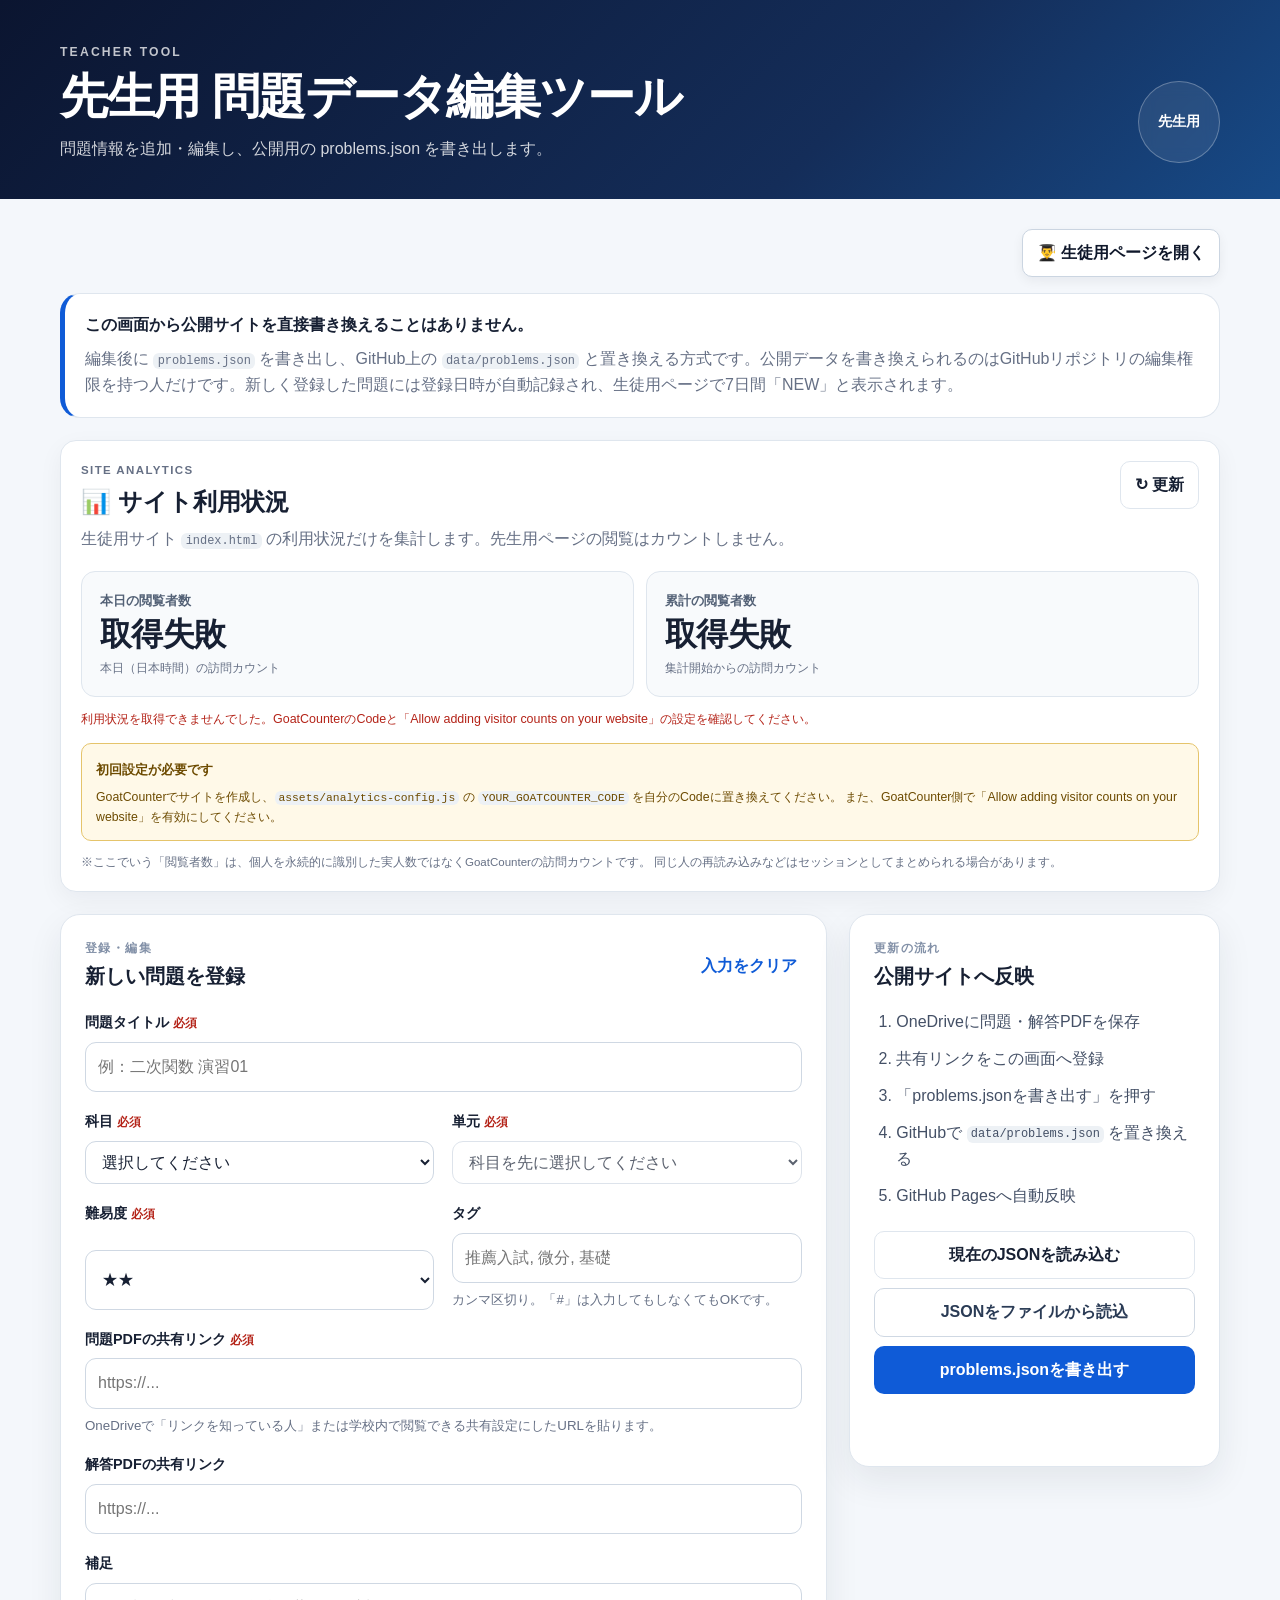
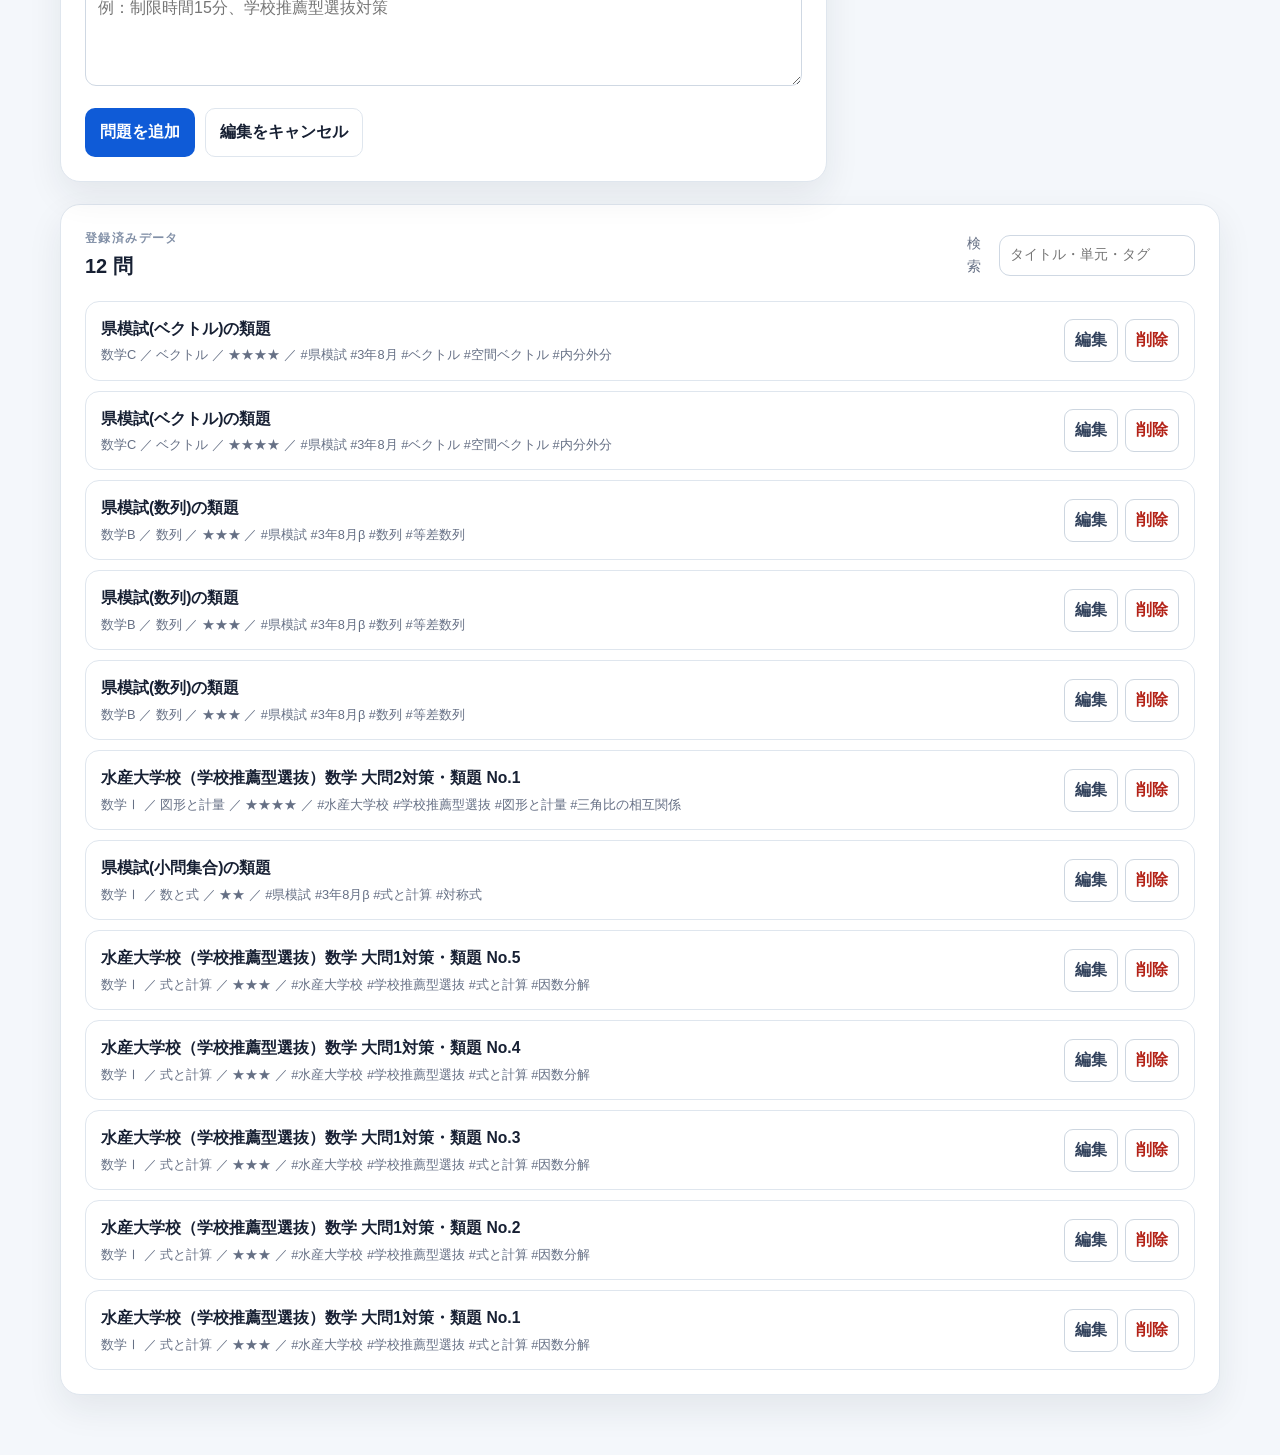
<file: teacher.html>
<!doctype html>
<html lang="ja">
<head>
  <meta charset="utf-8">
  <meta name="viewport" content="width=device-width,initial-scale=1">
  <meta name="theme-color" content="#0f172a">
  <title>先生用 問題データ編集ツール</title>
  <link rel="stylesheet" href="./assets/styles.css?v=20260812-6">

  <style>
    .teacher-student-link-wrap{
      display:flex;
      justify-content:flex-end;
      margin:0 0 16px;
    }
    .teacher-student-link{
      display:inline-flex;
      align-items:center;
      justify-content:center;
      gap:.4em;
      padding:10px 14px;
      border:1px solid #cbd5e1;
      border-radius:10px;
      background:#fff;
      color:#0f172a;
      font-weight:700;
      text-decoration:none;
      box-shadow:0 4px 12px rgba(15,23,42,.06);
    }
    .teacher-student-link:hover{
      background:#f8fafc;
    }
    @media (max-width:680px){
      .teacher-student-link-wrap{
        justify-content:stretch;
      }
      .teacher-student-link{
        width:100%;
      }
    }
  </style>

</head>
<body class="teacher-page">
  <header class="site-header teacher-header">
    <div class="container header-inner">
      <div>
        <p class="eyebrow">TEACHER TOOL</p>
        <h1>先生用 問題データ編集ツール</h1>
        <p class="header-copy">問題情報を追加・編集し、公開用の problems.json を書き出します。</p>
      </div>
      <div class="header-badge"><span>先生用</span></div>
    </div>
  </header>

  <main class="container teacher-layout">

    <div class="teacher-student-link-wrap">
      <a
        class="teacher-student-link"
        href="https://hattunn-math.github.io/math-problem-library/"
        target="_blank"
        rel="noopener noreferrer"
      >👨‍🎓 生徒用ページを開く</a>
    </div>

    <section class="notice-box">
      <strong>この画面から公開サイトを直接書き換えることはありません。</strong>
      <p>編集後に <code>problems.json</code> を書き出し、GitHub上の <code>data/problems.json</code> と置き換える方式です。公開データを書き換えられるのはGitHubリポジトリの編集権限を持つ人だけです。新しく登録した問題には登録日時が自動記録され、生徒用ページで7日間「NEW」と表示されます。</p>
    </section>

    <section class="analytics-card" aria-labelledby="analyticsTitle">
      <div class="analytics-head">
        <div>
          <p class="results-label">SITE ANALYTICS</p>
          <h2 id="analyticsTitle">📊 サイト利用状況</h2>
          <p>生徒用サイト <code>index.html</code> の利用状況だけを集計します。先生用ページの閲覧はカウントしません。</p>
        </div>
        <button id="refreshAnalytics" class="secondary-button analytics-refresh" type="button">↻ 更新</button>
      </div>

      <div class="analytics-stats">
        <div class="analytics-stat">
          <span class="analytics-stat-label">本日の閲覧者数</span>
          <strong id="todayVisitorCount" class="analytics-stat-number">—</strong>
          <small>本日（日本時間）の訪問カウント</small>
        </div>
        <div class="analytics-stat">
          <span class="analytics-stat-label">累計の閲覧者数</span>
          <strong id="totalVisitorCount" class="analytics-stat-number">—</strong>
          <small>集計開始からの訪問カウント</small>
        </div>
      </div>

      <div class="analytics-status-row">
        <p id="analyticsStatus" class="analytics-status" aria-live="polite">利用状況を確認しています…</p>
        <span id="analyticsUpdatedAt" class="analytics-updated"></span>
      </div>

      <div id="analyticsSetupHint" class="analytics-setup-hint" hidden>
        <strong>初回設定が必要です</strong>
        <p>
          GoatCounterでサイトを作成し、<code>assets/analytics-config.js</code> の
          <code>YOUR_GOATCOUNTER_CODE</code> を自分のCodeに置き換えてください。
          また、GoatCounter側で「Allow adding visitor counts on your website」を有効にしてください。
        </p>
      </div>

      <p class="analytics-note">
        ※ここでいう「閲覧者数」は、個人を永続的に識別した実人数ではなくGoatCounterの訪問カウントです。
        同じ人の再読み込みなどはセッションとしてまとめられる場合があります。
      </p>
    </section>

    <div class="teacher-grid">
      <section class="editor-card">
        <div class="panel-title-row">
          <div>
            <p class="results-label">登録・編集</p>
            <h2 id="formTitle">新しい問題を登録</h2>
          </div>
          <button id="clearForm" class="text-button" type="button">入力をクリア</button>
        </div>

        <form id="problemForm">
          <input id="editingId" type="hidden">

          <div class="form-grid">
            <label class="field field-wide">
              <span>問題タイトル <b>必須</b></span>
              <input id="title" required placeholder="例：二次関数 演習01">
            </label>

            <label class="field">
              <span>科目 <b>必須</b></span>
              <select id="subject" required>
                <option value="">選択してください</option>
                <option>数学Ⅰ</option>
                <option>数学Ⅱ</option>
                <option>数学Ⅲ</option>
                <option>数学A</option>
                <option>数学B</option>
                <option>数学C</option>
              </select>
            </label>

            <label class="field">
              <span>単元 <b>必須</b></span>
              <select id="unit" required disabled>
                <option value="">科目を先に選択してください</option>
              </select>
            </label>

            <label class="field">
              <span>難易度 <b>必須</b></span>
              <select id="difficulty" required>
                <option value="1">★</option>
                <option value="2" selected>★★</option>
                <option value="3">★★★</option>
                <option value="4">★★★★</option>
                <option value="5">★★★★★</option>
              </select>
            </label>

            <label class="field">
              <span>タグ</span>
              <input id="tags" placeholder="推薦入試, 微分, 基礎">
              <small>カンマ区切り。「#」は入力してもしなくてもOKです。</small>
            </label>

            <label class="field field-wide">
              <span>問題PDFの共有リンク <b>必須</b></span>
              <input id="problemUrl" type="url" required placeholder="https://...">
              <small>OneDriveで「リンクを知っている人」または学校内で閲覧できる共有設定にしたURLを貼ります。</small>
            </label>

            <label class="field field-wide">
              <span>解答PDFの共有リンク</span>
              <input id="answerUrl" type="url" placeholder="https://...">
            </label>

            <label class="field field-wide">
              <span>補足</span>
              <textarea id="note" rows="3" placeholder="例：制限時間15分、学校推薦型選抜対策"></textarea>
            </label>
          </div>

          <div class="form-actions">
            <button class="primary-button" type="submit" id="saveButton">問題を追加</button>
            <button class="secondary-button" type="button" id="cancelEdit" hidden>編集をキャンセル</button>
          </div>
        </form>
      </section>

      <aside class="workflow-card">
        <p class="results-label">更新の流れ</p>
        <h2>公開サイトへ反映</h2>
        <ol class="workflow-list">
          <li>OneDriveに問題・解答PDFを保存</li>
          <li>共有リンクをこの画面へ登録</li>
          <li>「problems.jsonを書き出す」を押す</li>
          <li>GitHubで <code>data/problems.json</code> を置き換える</li>
          <li>GitHub Pagesへ自動反映</li>
        </ol>

        <div class="tool-actions">
          <button id="loadCurrent" class="secondary-button" type="button">現在のJSONを読み込む</button>
          <label class="file-button">
            JSONをファイルから読込
            <input id="importFile" type="file" accept=".json,application/json">
          </label>
          <button id="exportJson" class="primary-button" type="button">problems.jsonを書き出す</button>
        </div>
        <p id="statusMessage" class="status-message" aria-live="polite"></p>
      </aside>
    </div>

    <section class="editor-card problem-admin-section">
      <div class="results-head">
        <div>
          <p class="results-label">登録済みデータ</p>
          <h2><span id="adminCount">0</span> 問</h2>
        </div>
        <label class="sort-control">
          <span>検索</span>
          <input id="adminSearch" type="search" placeholder="タイトル・単元・タグ">
        </label>
      </div>
      <div id="adminList" class="admin-list"></div>
    </section>
  </main>

  <script src="./assets/analytics-config.js?v=20260812-6"></script>
  <script src="./assets/teacher-analytics.js?v=20260812-6" defer></script>
  <script src="./assets/teacher-v12.js?v=20260812-12" defer></script>
</body>
</html>
</file>
<file: assets/styles.css>
*{box-sizing:border-box}
:root{
  --bg:#f4f7fb;--surface:#fff;--surface-2:#eef3f8;--text:#172033;--muted:#667085;
  --line:#dfe6ee;--accent:#0f5bd7;--accent-2:#073b8c;--success:#137a49;--danger:#b42318;
  --shadow:0 14px 35px rgba(31,41,55,.08);--radius:20px
}
html{scroll-behavior:smooth}
body{margin:0;background:var(--bg);color:var(--text);font-family:-apple-system,BlinkMacSystemFont,"Segoe UI","Noto Sans JP","Hiragino Kaku Gothic ProN","Yu Gothic",sans-serif;line-height:1.65}
button,input,select,textarea{font:inherit}
button{cursor:pointer}
code{background:#edf1f5;border-radius:6px;padding:.1em .35em;font-size:.92em}
.container{width:min(1160px,calc(100% - 32px));margin-inline:auto}
.site-header{background:linear-gradient(135deg,#0b1530 0%,#142d59 65%,#174a87 100%);color:#fff;padding:42px 0 36px}
.header-inner{display:flex;justify-content:space-between;gap:24px;align-items:flex-end}
.eyebrow{margin:0 0 4px;font-size:.76rem;font-weight:800;letter-spacing:.18em;opacity:.75}
h1{font-size:clamp(1.8rem,4vw,3rem);line-height:1.15;margin:.15em 0 .25em;letter-spacing:-.03em}
.header-copy{margin:0;opacity:.82;max-width:700px}
.header-badge{min-width:82px;height:82px;border:1px solid rgba(255,255,255,.28);border-radius:50%;display:grid;place-items:center;background:rgba(255,255,255,.08);backdrop-filter:blur(8px)}
.header-badge span{font-weight:800;font-size:.88rem}
.main-grid{display:grid;grid-template-columns:300px minmax(0,1fr);gap:28px;padding-block:32px 56px}
.filter-panel,.content-panel,.editor-card,.workflow-card,.notice-box{background:var(--surface);border:1px solid var(--line);border-radius:var(--radius);box-shadow:var(--shadow)}
.filter-panel{padding:22px;align-self:start;position:sticky;top:18px}
.content-panel{padding:26px;min-height:520px}
.panel-title-row,.results-head{display:flex;align-items:center;justify-content:space-between;gap:16px}
.panel-title-row h2,.results-head h2,.workflow-card h2{margin:0;font-size:1.25rem}
.text-button{border:0;background:transparent;color:var(--accent);font-weight:700;padding:5px}
.field{display:grid;gap:7px;margin-top:18px}
.field>span{font-weight:750;font-size:.9rem}
.field b{color:var(--danger);font-size:.72rem}
.field small{color:var(--muted);line-height:1.45}
input,select,textarea{width:100%;border:1px solid #cfd8e3;background:#fff;color:var(--text);border-radius:11px;padding:11px 12px;outline:none;transition:.15s border,.15s box-shadow}
input:focus,select:focus,textarea:focus{border-color:#6aa1ef;box-shadow:0 0 0 4px rgba(15,91,215,.11)}
textarea{resize:vertical}
.tag-filter-list{display:flex;flex-wrap:wrap;gap:8px}
.tag-chip,.active-chip{border:1px solid var(--line);background:#fff;border-radius:999px;padding:6px 10px;color:#43506a;font-size:.82rem;font-weight:700}
.tag-chip:hover{border-color:#a7bad1}
.tag-chip.active{background:#e7f0ff;border-color:#9fbff0;color:#174e9e}
.results-label{font-size:.72rem;font-weight:850;letter-spacing:.12em;color:#8290a7;text-transform:uppercase;margin:0 0 2px}
.sort-control{display:flex;align-items:center;gap:8px;font-size:.85rem;color:var(--muted)}
.sort-control select,.sort-control input{min-width:160px;padding:8px 10px}
.active-filters{display:flex;flex-wrap:wrap;gap:7px;margin:18px 0 4px}
.active-chip{background:#f3f7fd;color:#315b93}
.problem-list{display:grid;gap:14px;margin-top:18px}
.problem-card{border:1px solid var(--line);border-radius:16px;padding:19px;background:#fff;transition:.15s transform,.15s box-shadow,.15s border}
.problem-card:hover{transform:translateY(-2px);box-shadow:0 10px 28px rgba(30,41,59,.08);border-color:#cbd8e7}
.problem-top{display:flex;gap:14px;align-items:flex-start;justify-content:space-between}
.problem-title{font-size:1.08rem;font-weight:850;margin:0 0 5px}
.problem-meta{display:flex;flex-wrap:wrap;gap:8px;color:#58657a;font-size:.83rem}
.meta-pill{background:#f3f6fa;border-radius:8px;padding:3px 8px}
.difficulty{font-weight:900;color:#9b6700;letter-spacing:.03em;white-space:nowrap}
.problem-note{color:var(--muted);font-size:.88rem;margin:11px 0 0}
.problem-tags{display:flex;flex-wrap:wrap;gap:7px;margin-top:13px}
.problem-tag{font-size:.78rem;font-weight:750;color:#385e91;background:#edf4ff;padding:4px 8px;border-radius:999px}
.problem-actions{display:flex;flex-wrap:wrap;gap:9px;margin-top:16px}
.primary-link,.secondary-link,.primary-button,.secondary-button,.file-button{display:inline-flex;justify-content:center;align-items:center;border-radius:10px;padding:10px 14px;font-weight:800;text-decoration:none;border:1px solid transparent}
.primary-link,.primary-button{background:var(--accent);color:#fff}
.primary-link:hover,.primary-button:hover{background:var(--accent-2)}
.secondary-link,.secondary-button,.file-button{background:#fff;border-color:#cfd8e3;color:#2a3b55}
.secondary-link:hover,.secondary-button:hover,.file-button:hover{background:#f5f8fb}
.secondary-link.disabled{pointer-events:none;opacity:.42}
.empty-state,.error-state{text-align:center;padding:70px 20px;color:var(--muted)}
.empty-icon{font-size:2rem}
.empty-state h3,.error-state h3{color:var(--text);margin:.3em 0}
.site-footer{border-top:1px solid var(--line);padding:24px 0 34px;color:var(--muted);font-size:.84rem}
.site-footer p{margin:0}

/* Teacher */
.teacher-layout{padding-block:30px 60px}
.notice-box{padding:18px 20px;margin-bottom:22px;border-left:5px solid var(--accent);box-shadow:none}
.notice-box p{margin:.45em 0 0;color:var(--muted)}
.teacher-grid{display:grid;grid-template-columns:minmax(0,1.55fr) minmax(280px,.75fr);gap:22px}
.editor-card,.workflow-card{padding:24px}
.form-grid{display:grid;grid-template-columns:1fr 1fr;gap:0 18px}
.field-wide{grid-column:1/-1}
.form-actions{display:flex;gap:10px;margin-top:22px}
.workflow-card{align-self:start}
.workflow-list{padding-left:1.4em;color:#445066}
.workflow-list li{margin:.65em 0}
.tool-actions{display:grid;gap:9px;margin-top:22px}
.file-button{position:relative;overflow:hidden}
.file-button input{position:absolute;inset:0;opacity:0;cursor:pointer}
.status-message{min-height:1.5em;color:var(--success);font-weight:700;font-size:.86rem}
.problem-admin-section{margin-top:22px}
.admin-list{display:grid;gap:10px;margin-top:18px}
.admin-row{display:grid;grid-template-columns:minmax(0,1fr) auto;gap:16px;border:1px solid var(--line);border-radius:14px;padding:14px 15px;align-items:center}
.admin-row h3{margin:0;font-size:.98rem}
.admin-row p{margin:3px 0 0;color:var(--muted);font-size:.8rem}
.admin-actions{display:flex;gap:7px}
.small-button{border:1px solid #cdd6e0;background:#fff;border-radius:9px;padding:7px 10px;font-weight:750;color:#33435d}
.small-button.danger{color:var(--danger)}
.small-button:hover{background:#f5f7fa}

@media (max-width:850px){
  .main-grid,.teacher-grid{grid-template-columns:1fr}
  .filter-panel{position:static}
  .header-badge{display:none}
}
@media (max-width:620px){
  .container{width:min(100% - 22px,1160px)}
  .site-header{padding:30px 0 26px}
  .main-grid{padding-top:18px;gap:16px}
  .filter-panel,.content-panel,.editor-card,.workflow-card{border-radius:15px}
  .content-panel,.filter-panel,.editor-card,.workflow-card{padding:17px}
  .form-grid{grid-template-columns:1fr}
  .field-wide{grid-column:auto}
  .results-head{align-items:flex-start}
  .sort-control{display:grid;gap:4px}
  .sort-control select,.sort-control input{min-width:135px;max-width:160px}
  .problem-top{display:block}
  .difficulty{margin-top:8px}
  .problem-actions a{flex:1}
  .admin-row{grid-template-columns:1fr}
}


/* === Student progress / NEW / counts update === */
.toggle-field{
  display:flex;
  align-items:center;
  gap:9px;
  margin-top:18px;
  padding:11px 12px;
  border:1px solid var(--line);
  border-radius:11px;
  background:#fafcff;
  font-weight:750;
  font-size:.9rem;
  cursor:pointer;
}
.toggle-field input{width:auto;margin:0}
.storage-note{
  margin:18px 0 0;
  padding-top:14px;
  border-top:1px solid var(--line);
  color:var(--muted);
  font-size:.75rem;
  line-height:1.55;
}
.progress-summary{
  display:grid;
  grid-template-columns:repeat(3,1fr);
  gap:10px;
  margin-bottom:24px;
}
.summary-item{
  background:#f7f9fc;
  border:1px solid var(--line);
  border-radius:13px;
  padding:13px 14px;
}
.summary-label{
  display:block;
  color:var(--muted);
  font-size:.75rem;
  font-weight:750;
  margin-bottom:2px;
}
.summary-item strong{
  font-size:1.35rem;
  line-height:1.1;
}
.problem-title-row{
  display:flex;
  align-items:center;
  flex-wrap:wrap;
  gap:8px;
}
.problem-title-row .problem-title{margin:0}
.new-problem-badge{
  display:inline-flex;
  align-items:center;
  height:22px;
  padding:0 7px;
  border-radius:999px;
  background:#fff0dc;
  color:#a44c00;
  border:1px solid #ffd2a1;
  font-size:.68rem;
  font-weight:900;
  letter-spacing:.06em;
}
.solved-pill{
  background:#e8f7ef;
  color:#147a49;
  border-radius:8px;
  padding:3px 8px;
  font-weight:800;
}
.problem-solved{
  background:#fcfefd;
}
.personal-actions{
  display:flex;
  flex-wrap:wrap;
  gap:8px;
  margin-top:15px;
  padding-top:13px;
  border-top:1px dashed var(--line);
}
.state-button{
  border:1px solid #cfd8e3;
  background:#fff;
  color:#42516a;
  border-radius:999px;
  padding:7px 11px;
  font-size:.8rem;
  font-weight:800;
}
.favorite-button.active{
  background:#fff8dc;
  border-color:#ead176;
  color:#7d6300;
}
.solved-button.active{
  background:#e8f7ef;
  border-color:#a9ddc1;
  color:#147a49;
}

@media (max-width:620px){
  .progress-summary{grid-template-columns:repeat(3,1fr);gap:6px;margin-bottom:18px}
  .summary-item{padding:10px 8px;text-align:center}
  .summary-label{font-size:.68rem}
  .summary-item strong{font-size:1.15rem}
  .personal-actions .state-button{flex:1}
}


/* === New problems latest 5 / jump navigation === */
.new-problems-panel{
  margin-bottom:20px;
  padding:18px;
  border:1px solid #d8e5f5;
  border-radius:16px;
  background:linear-gradient(180deg,#f8fbff 0%,#ffffff 100%);
}
.new-problems-head{
  display:flex;
  justify-content:space-between;
  align-items:flex-end;
  gap:14px;
  margin-bottom:12px;
}
.new-problems-head h2{
  margin:0;
  font-size:1.18rem;
}
.new-problems-note{
  color:var(--muted);
  font-size:.74rem;
  font-weight:700;
  white-space:nowrap;
}
.new-problems-list{
  display:grid;
  gap:8px;
}
.new-problem-link{
  width:100%;
  display:grid;
  grid-template-columns:minmax(0,1fr) auto auto;
  align-items:center;
  gap:10px;
  text-align:left;
  border:1px solid var(--line);
  background:#fff;
  color:var(--text);
  border-radius:12px;
  padding:11px 12px;
  transition:.15s transform,.15s box-shadow,.15s border;
}
.new-problem-link:hover{
  transform:translateY(-1px);
  border-color:#b9cae1;
  box-shadow:0 8px 20px rgba(30,41,59,.06);
}
.new-problem-link-main{
  min-width:0;
  display:flex;
  align-items:center;
  gap:8px;
}
.new-list-badge{
  flex:0 0 auto;
  display:inline-flex;
  align-items:center;
  height:21px;
  padding:0 7px;
  border-radius:999px;
  background:#fff0dc;
  color:#a44c00;
  border:1px solid #ffd2a1;
  font-size:.65rem;
  font-weight:900;
  letter-spacing:.05em;
}
.new-problem-link-title{
  overflow:hidden;
  text-overflow:ellipsis;
  white-space:nowrap;
  font-weight:850;
}
.new-problem-link-meta{
  color:var(--muted);
  font-size:.78rem;
  white-space:nowrap;
}
.new-problem-link-arrow{
  color:var(--accent);
  font-size:1rem;
  font-weight:900;
}
.problem-card.jump-highlight{
  animation:problemJumpHighlight 2.6s ease;
}
@keyframes problemJumpHighlight{
  0%,100%{box-shadow:0 10px 28px rgba(30,41,59,.08);border-color:var(--line)}
  20%,70%{box-shadow:0 0 0 4px rgba(15,91,215,.16),0 14px 34px rgba(15,91,215,.14);border-color:#76a9ee}
}

@media (max-width:620px){
  .new-problems-panel{padding:14px;margin-bottom:16px}
  .new-problems-head{align-items:flex-start}
  .new-problems-note{white-space:normal;text-align:right;max-width:120px}
  .new-problem-link{
    grid-template-columns:minmax(0,1fr) auto;
  }
  .new-problem-link-meta{
    grid-column:1/2;
    padding-left:49px;
    white-space:normal;
  }
  .new-problem-link-arrow{
    grid-column:2;
    grid-row:1/3;
  }
}


/* === View switcher === */
.view-switcher{
  display:flex;
  gap:10px;
  padding-top:20px;
}
.view-switch-button{
  border:1px solid var(--line);
  background:#fff;
  color:#42516a;
  border-radius:999px;
  padding:10px 16px;
  font-weight:850;
  box-shadow:0 4px 14px rgba(31,41,55,.04);
}
.view-switch-button.active{
  background:var(--accent);
  border-color:var(--accent);
  color:#fff;
}

/* === Calculation training === */
.training-view{
  padding-block:24px 60px;
}
.training-intro{
  display:flex;
  align-items:flex-end;
  justify-content:space-between;
  gap:20px;
  margin-bottom:18px;
  padding:22px 24px;
  color:#fff;
  border-radius:20px;
  background:linear-gradient(135deg,#17315c 0%,#0f5bd7 100%);
  box-shadow:var(--shadow);
}
.training-intro h2{
  margin:2px 0 5px;
  font-size:1.55rem;
}
.training-intro p{margin:0;opacity:.86}
.training-free-badge{
  flex:0 0 auto;
  padding:8px 12px;
  border:1px solid rgba(255,255,255,.3);
  border-radius:999px;
  background:rgba(255,255,255,.12);
  font-size:.8rem;
  font-weight:800;
}
.training-layout{
  display:grid;
  grid-template-columns:300px minmax(0,1fr);
  gap:28px;
}
.training-controls,
.training-results{
  background:var(--surface);
  border:1px solid var(--line);
  border-radius:var(--radius);
  box-shadow:var(--shadow);
}
.training-controls{
  align-self:start;
  position:sticky;
  top:18px;
  padding:22px;
}
.training-results{
  min-height:560px;
  padding:26px;
}
.training-generate-button{
  width:100%;
  margin-top:22px;
}
.training-rule-note{
  margin-top:16px;
  padding:13px 14px;
  border-radius:12px;
  background:#f5f8fc;
  border:1px solid var(--line);
}
.training-rule-note strong{
  font-size:.82rem;
}
.training-rule-note p{
  margin:4px 0 0;
  color:var(--muted);
  font-size:.78rem;
  line-height:1.55;
}
.training-empty{
  min-height:440px;
  display:grid;
  place-content:center;
  text-align:center;
  color:var(--muted);
}
.training-empty-icon{
  font-family:Georgia,serif;
  font-size:3rem;
  color:#91a1b8;
}
.training-empty h3{
  margin:.2em 0;
  color:var(--text);
}
.training-empty p{margin:0}
.training-sheet-head{
  display:flex;
  align-items:flex-start;
  justify-content:space-between;
  gap:18px;
  padding-bottom:18px;
  border-bottom:1px solid var(--line);
}
.training-sheet-head h2{
  margin:0;
  font-size:1.45rem;
}
.training-meta{
  margin:4px 0 0;
  color:var(--muted);
  font-size:.84rem;
}
.training-head-actions{
  display:flex;
  flex-wrap:wrap;
  gap:8px;
  justify-content:flex-end;
}
.generated-problems{
  display:grid;
  gap:15px;
  margin-top:20px;
}
.generated-problem-card{
  display:grid;
  grid-template-columns:38px minmax(0,1fr);
  gap:12px;
  padding:18px;
  border:1px solid var(--line);
  border-radius:16px;
  background:#fff;
}
.generated-number{
  width:34px;
  height:34px;
  display:grid;
  place-items:center;
  border-radius:50%;
  background:#edf4ff;
  color:#245a9d;
  font-weight:900;
}
.generated-instruction{
  margin:0 0 6px;
  color:#5b687c;
  font-size:.84rem;
  font-weight:750;
}
.generated-expression{
  overflow-x:auto;
  padding:2px 0 5px;
  font-size:1.08rem;
}
.answer-toggle{
  border:1px solid #cfd8e3;
  background:#fff;
  color:#33435d;
  border-radius:9px;
  padding:7px 11px;
  font-size:.8rem;
  font-weight:800;
}
.answer-toggle:hover{background:#f5f8fb}
.generated-answer{
  margin-top:12px;
  padding:13px 14px;
  border-left:4px solid #36a269;
  border-radius:10px;
  background:#f2fbf6;
}
.answer-label{
  display:inline-block;
  color:#137a49;
  font-size:.75rem;
  font-weight:900;
  letter-spacing:.08em;
}
.generated-answer mjx-container{
  margin:.45em 0 !important;
}
.generated-expression mjx-container{
  margin:.55em 0 !important;
}

@media (max-width:850px){
  .training-layout{grid-template-columns:1fr}
  .training-controls{position:static}
}
@media (max-width:620px){
  .view-switcher{padding-top:14px}
  .view-switch-button{flex:1;padding:9px 8px;font-size:.82rem}
  .training-view{padding-top:16px}
  .training-intro{padding:17px;border-radius:15px;align-items:flex-start}
  .training-free-badge{display:none}
  .training-controls,.training-results{padding:17px;border-radius:15px}
  .training-sheet-head{display:grid}
  .training-head-actions{justify-content:stretch}
  .training-head-actions button{flex:1}
  .generated-problem-card{grid-template-columns:31px minmax(0,1fr);padding:14px;gap:9px}
  .generated-number{width:29px;height:29px;font-size:.82rem}
  .generated-expression{font-size:1rem}
}


/* === PDF direct generator === */
.pdf-generator-guide{
  display:flex;
  min-height:500px;
  flex-direction:column;
  align-items:flex-start;
  justify-content:center;
}
.pdf-guide-icon{
  display:grid;
  place-items:center;
  width:64px;
  height:64px;
  margin-bottom:14px;
  border-radius:18px;
  background:#eef5ff;
  color:#1459bf;
  font-weight:950;
  letter-spacing:.06em;
}
.pdf-generator-guide h2{
  margin:0 0 8px;
}
.pdf-generator-guide>p{
  max-width:690px;
  margin:0;
  color:var(--muted);
  line-height:1.75;
}
.pdf-feature-grid{
  width:100%;
  display:grid;
  grid-template-columns:repeat(2,minmax(0,1fr));
  gap:10px;
  margin-top:22px;
}
.pdf-feature-grid>div{
  display:flex;
  flex-direction:column;
  gap:3px;
  padding:14px;
  border:1px solid var(--line);
  border-radius:12px;
  background:#fafcff;
}
.pdf-feature-grid strong{font-size:.85rem}
.pdf-feature-grid span{font-size:.76rem;color:var(--muted);line-height:1.5}
.pdf-status{
  width:100%;
  display:flex;
  flex-direction:column;
  gap:3px;
  margin-top:20px;
  padding:13px 15px;
  border-radius:12px;
  background:#f4f7fb;
  border:1px solid var(--line);
}
.pdf-status strong{font-size:.85rem}
.pdf-status span{font-size:.77rem;color:var(--muted)}
.pdf-status.busy{
  background:#fff9eb;
  border-color:#f0d79a;
}
.pdf-status.error{
  background:#fff3f3;
  border-color:#efb1b1;
}
.training-generate-button:disabled{
  opacity:.65;
  cursor:wait;
}

/* Hidden A4 render surface used only while creating a PDF. */
#printRoot{
  position:fixed;
  left:-12000px;
  top:0;
  width:794px;
  visibility:hidden;
  pointer-events:none;
  background:#fff;
  z-index:-9999;
}
.pdf-page{
  box-sizing:border-box;
  width:794px;
  height:1123px;
  overflow:hidden;
  padding:50px 54px 40px;
  background:#fff;
  color:#111827;
  font-family:"Yu Gothic","YuGothic","Hiragino Kaku Gothic ProN","Meiryo",sans-serif;
  display:flex;
  flex-direction:column;
}
.pdf-page-header{
  display:flex;
  justify-content:space-between;
  align-items:flex-start;
  gap:24px;
  padding-bottom:14px;
  border-bottom:2px solid #1f2937;
}
.pdf-eyebrow{
  font-size:10px;
  font-weight:800;
  letter-spacing:.14em;
  color:#657187;
}
.pdf-page-header h1{
  margin:4px 0 5px;
  font-size:24px;
  line-height:1.25;
  letter-spacing:.03em;
}
.pdf-meta{
  font-size:12px;
  color:#4b5563;
}
.pdf-kind{
  flex:0 0 auto;
  padding:6px 11px;
  border:1.5px solid #1f2937;
  border-radius:6px;
  font-size:12px;
  font-weight:900;
}
.pdf-name-row{
  display:flex;
  align-items:center;
  gap:8px;
  margin:15px 0 2px;
  font-size:12px;
}
.pdf-name-row>span:first-of-type{
  display:inline-block;
  width:220px;
  border-bottom:1px solid #6b7280;
}
.pdf-date{margin-left:auto}
.pdf-page-body{
  flex:1;
  min-height:0;
}
.pdf-problem-item{
  display:grid;
  grid-template-columns:42px 1fr;
  gap:10px;
  min-height:170px;
  padding:15px 0;
  border-bottom:1px solid #d6dbe3;
}
.pdf-problem-item.detailed{min-height:220px}
.pdf-problem-number,
.pdf-solution-number{
  width:42px;
  height:auto;
  display:block;
  padding-top:2px;
  background:none;
  border-radius:0;
  font-size:12px;
  font-weight:700;
  text-align:left;
}
.pdf-instruction{
  font-size:12px;
  font-weight:650;
}
.pdf-math{
  min-height:42px;
  font-size:13px;
  text-align:left;
}
.pdf-work-space{
  min-height:58px;
  margin-top:4px;
}
.pdf-solution-item{
  display:grid;
  grid-template-columns:42px 1fr;
  gap:10px;
  padding:15px 0 18px;
  border-bottom:1px solid #d6dbe3;
}
.pdf-solution-item.detailed{
  min-height:400px;
}
.pdf-original{
  padding:4px 0 8px;
  font-size:13px;
  text-align:left;
}
.pdf-solution-label{
  display:inline-block;
  margin-bottom:2px;
  padding:3px 8px;
  border-radius:5px;
  background:#eef7f1;
  color:#16623c;
  font-size:10px;
  font-weight:900;
}
.pdf-solution-math{
  font-size:13px;
  line-height:1.65;
  text-align:left;
}
.pdf-page mjx-container{
  margin:.55em 0 !important;
}
.pdf-solution-math mjx-container{
  text-align:left !important;
}
.pdf-page-footer{
  flex:0 0 auto;
  padding-top:8px;
  border-top:1px solid #e0e4ea;
  color:#8892a2;
  font-size:9px;
  text-align:right;
}

@media (max-width:620px){
  .pdf-feature-grid{grid-template-columns:1fr}
  .pdf-generator-guide{min-height:400px}
}


/* === Native browser PDF / print mode === */
@page{
  size:A4 portrait;
  margin:0;
}

@media print{
  html,body{
    width:210mm !important;
    margin:0 !important;
    padding:0 !important;
    background:#fff !important;
  }

  body > *:not(#printRoot){
    display:none !important;
  }

  #printRoot{
    display:block !important;
    position:static !important;
    left:auto !important;
    top:auto !important;
    visibility:visible !important;
    pointer-events:auto !important;
    z-index:auto !important;
    width:210mm !important;
    margin:0 !important;
    padding:0 !important;
    background:#fff !important;
  }

  #printRoot .pdf-page{
    width:210mm !important;
    height:297mm !important;
    min-height:297mm !important;
    box-sizing:border-box !important;
    page-break-after:always !important;
    break-after:page !important;
    box-shadow:none !important;
    margin:0 !important;
  }

  #printRoot .pdf-page:last-child{
    page-break-after:auto !important;
    break-after:auto !important;
  }

  #printRoot mjx-container,
  #printRoot svg{
    break-inside:avoid !important;
    page-break-inside:avoid !important;
  }

  #printRoot .pdf-problem-item,
  #printRoot .pdf-solution-item{
    break-inside:avoid !important;
    page-break-inside:avoid !important;
  }
}


/* === PDF layout refinements v3 === */
.pdf-set-instruction{
  margin:16px 0 4px;
  font-size:13px;
  font-weight:700;
  line-height:1.6;
}

.pdf-problem-main,
.pdf-solution-main{
  min-width:0;
}

.pdf-page .pdf-math mjx-container[display="true"],
.pdf-page .pdf-original mjx-container[display="true"],
.pdf-page .pdf-solution-math mjx-container[display="true"]{
  text-align:left !important;
  margin:.35em 0 !important;
}

.pdf-problem-item{
  border-bottom:1px solid #d6dbe3;
}

.pdf-problem-item.detailed{
  min-height:190px;
}

.pdf-work-space{
  border:0 !important;
}



/* === A4 on-screen preview v4 === */
.training-preview-section{
  margin-top:24px;
  padding:20px;
  border:1px solid var(--line);
  border-radius:18px;
  background:#f2f5f9;
}

.training-preview-head{
  display:flex;
  align-items:flex-start;
  justify-content:space-between;
  gap:20px;
  margin-bottom:14px;
}

.training-preview-head h2{
  margin:2px 0 5px;
}

.training-preview-head p{
  margin:0;
  color:var(--muted);
  font-size:.84rem;
}

.training-preview-actions{
  display:flex;
  flex-wrap:wrap;
  justify-content:flex-end;
  gap:9px;
}

.training-preview-actions .primary-button,
.training-preview-actions .secondary-button{
  white-space:nowrap;
}

.preview-help{
  margin-bottom:14px;
  padding:11px 13px;
  border:1px solid #d7e2f2;
  border-radius:10px;
  background:#fff;
  color:#536176;
  font-size:.79rem;
  line-height:1.65;
}

.training-preview-viewport{
  width:100%;
  overflow-x:hidden;
  padding:18px 0 28px;
  border-radius:14px;
  background:#dce2ea;
}

.training-preview-pages{
  display:flex;
  flex-direction:column;
  align-items:center;
  gap:24px;
}

.preview-page-frame{
  position:relative;
  flex:0 0 auto;
  overflow:visible;
  transition:width .15s ease,height .15s ease;
}

.preview-page-frame > .pdf-page{
  position:absolute;
  left:0;
  top:0;
  margin:0;
  box-shadow:0 7px 24px rgba(15,23,42,.18);
  transition:transform .15s ease;
}

.secondary-button{
  appearance:none;
  border:1px solid var(--line);
  border-radius:10px;
  background:#fff;
  color:var(--text);
  padding:10px 14px;
  font:inherit;
  font-weight:750;
  cursor:pointer;
}

.secondary-button:hover{
  background:#f5f7fa;
}

.secondary-button:disabled{
  opacity:.6;
  cursor:wait;
}

@media (max-width:760px){
  .training-preview-section{
    padding:12px;
  }

  .training-preview-head{
    flex-direction:column;
  }

  .training-preview-actions{
    width:100%;
    justify-content:stretch;
  }

  .training-preview-actions button{
    flex:1 1 180px;
  }

  .training-preview-viewport{
    padding-left:6px;
    padding-right:6px;
  }
}

/* Never show the scaled web preview in the printed PDF.
   Printing continues to use the dedicated top-level #printRoot. */
@media print{
  #trainingPreviewSection{
    display:none !important;
  }
}


/* === Teacher site analytics v6 === */
.analytics-card{
  margin:18px 0 22px;
  padding:20px;
  border:1px solid var(--line);
  border-radius:16px;
  background:#fff;
  box-shadow:0 8px 24px rgba(15,23,42,.05);
}

.analytics-head{
  display:flex;
  justify-content:space-between;
  align-items:flex-start;
  gap:18px;
}

.analytics-head h2{
  margin:2px 0 5px;
}

.analytics-head p{
  margin:0;
  color:var(--muted);
  line-height:1.65;
}

.analytics-refresh{
  flex:0 0 auto;
}

.analytics-stats{
  display:grid;
  grid-template-columns:repeat(2,minmax(0,1fr));
  gap:12px;
  margin-top:18px;
}

.analytics-stat{
  padding:18px;
  border:1px solid var(--line);
  border-radius:14px;
  background:#f8fafc;
}

.analytics-stat-label{
  display:block;
  margin-bottom:6px;
  color:#536176;
  font-size:.82rem;
  font-weight:800;
}

.analytics-stat-number{
  display:block;
  font-size:2rem;
  line-height:1.1;
  letter-spacing:-.02em;
}

.analytics-stat small{
  display:block;
  margin-top:7px;
  color:var(--muted);
  font-size:.72rem;
}

.analytics-status-row{
  display:flex;
  justify-content:space-between;
  align-items:center;
  gap:14px;
  margin-top:13px;
}

.analytics-status{
  margin:0;
  color:var(--muted);
  font-size:.78rem;
  line-height:1.6;
}

.analytics-status.warning{
  color:#8a5a00;
}

.analytics-status.error{
  color:#b42318;
}

.analytics-updated{
  flex:0 0 auto;
  color:var(--muted);
  font-size:.72rem;
}

.analytics-setup-hint{
  margin-top:13px;
  padding:12px 14px;
  border:1px solid #e5c46b;
  border-radius:10px;
  background:#fff9e8;
  color:#6d4b00;
}

.analytics-setup-hint strong{
  font-size:.82rem;
}

.analytics-setup-hint p{
  margin:4px 0 0;
  font-size:.77rem;
  line-height:1.65;
}

.analytics-note{
  margin:12px 0 0;
  color:var(--muted);
  font-size:.72rem;
  line-height:1.6;
}

@media (max-width:680px){
  .analytics-head{
    flex-direction:column;
  }

  .analytics-refresh{
    width:100%;
  }

  .analytics-stats{
    grid-template-columns:1fr;
  }

  .analytics-status-row{
    align-items:flex-start;
    flex-direction:column;
  }
}
</file>
